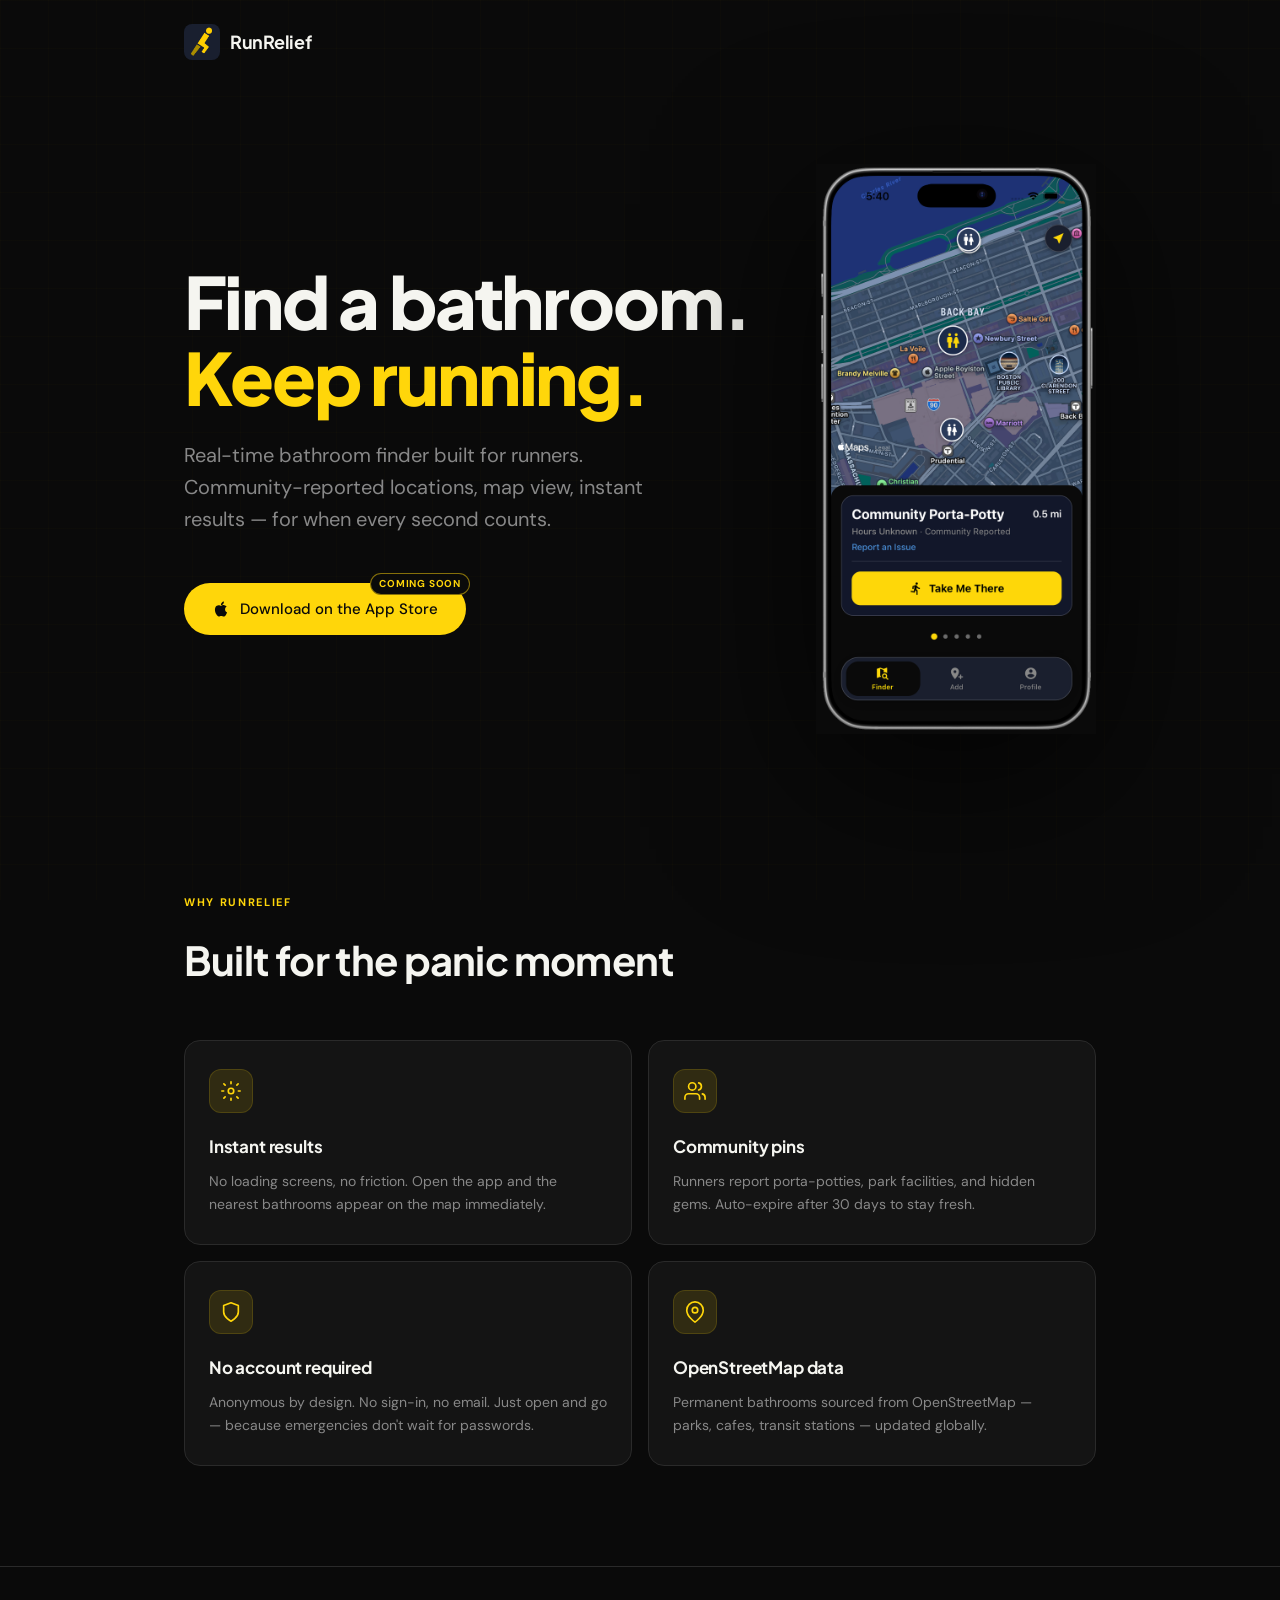
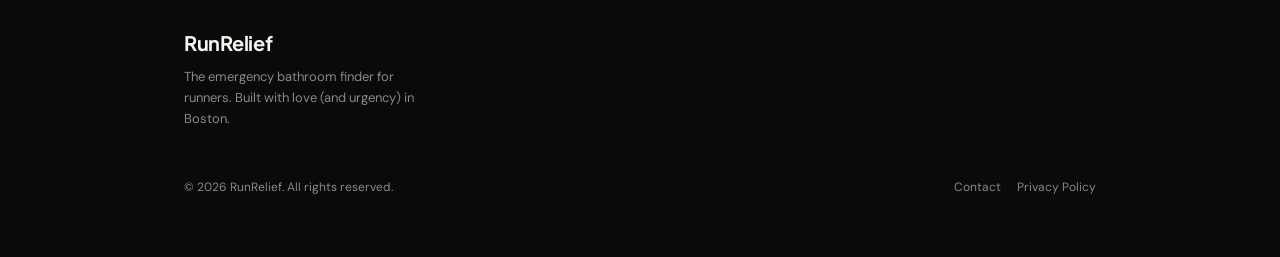
<file: index.html>
<!DOCTYPE html>
<html lang="en">
<head>
  <meta charset="UTF-8" />
  <meta name="viewport" content="width=device-width, initial-scale=1.0" />
  <title>RunRelief — Find a Bathroom. Keep Running.</title>
  <meta name="description" content="RunRelief helps runners find nearby bathrooms mid-run. No more panic. Just run." />
  <link rel="preconnect" href="https://fonts.googleapis.com" />
  <link rel="preconnect" href="https://fonts.gstatic.com" crossorigin />
  <link href="https://fonts.googleapis.com/css2?family=Plus+Jakarta+Sans:wght@600;700;800&family=DM+Sans:ital,opsz,wght@0,9..40,400;0,9..40,500;1,9..40,400&display=swap" rel="stylesheet" />
  <link rel="stylesheet" href="styles.css" />
</head>
<body>

  <!-- NAV -->
  <nav>
    <div class="container">
      <a href="#" class="nav-logo">
        <img src="icon.png" alt="RunRelief" class="app-icon">
        <span class="nav-wordmark">RunRelief</span>
      </a>
    </div>
  </nav>

  <!-- HERO -->
  <section class="hero">
    <div class="container">
      <div class="hero-text">
        <h1>Find a bathroom.<br><span class="accent">Keep running.</span></h1>

        <p class="hero-sub">
          Real-time bathroom finder built for runners. Community-reported locations, map view, instant results — for when every second counts.
        </p>

        <div class="cta-group">
          <a href="#" class="btn-primary" aria-disabled="true">
            <span class="coming-soon-badge">Coming Soon</span>
            <svg width="18" height="18" viewBox="0 0 24 24" fill="currentColor"><path d="M18.71 19.5c-.83 1.24-1.71 2.45-3.05 2.47-1.34.03-1.77-.79-3.29-.79-1.53 0-2 .77-3.27.82-1.31.05-2.3-1.32-3.14-2.53C4.25 17 2.94 12.45 4.7 9.39c.87-1.52 2.43-2.48 4.12-2.51 1.28-.02 2.5.87 3.29.87.78 0 2.26-1.07 3.8-.91.65.03 2.47.26 3.64 1.98-.09.06-2.17 1.28-2.15 3.81.03 3.02 2.65 4.03 2.68 4.04-.03.07-.42 1.44-1.38 2.83M13 3.5c.73-.83 1.94-1.46 2.94-1.5.13 1.17-.34 2.35-1.04 3.19-.69.85-1.83 1.51-2.95 1.42-.15-1.15.41-2.35 1.05-3.11z"/></svg>
            Download on the App Store
          </a>

        </div>
      </div>

      <div class="hero-image">

        <!-- App screenshot -->
        <div class="iphone-frame">
          <img src="screenshot.png" alt="RunRelief app screenshot" class="hero-screenshot">
        </div>

      </div>
    </div>
  </section>

  <!-- FEATURES -->

  <section class="features">
    <div class="container">
      <p class="section-label">Why RunRelief</p>
      <h2 class="section-title">Built for the panic moment</h2>

      <div class="features-grid">
        <div class="feature-card">
          <div class="feature-icon">
            <svg viewBox="0 0 24 24"><circle cx="12" cy="12" r="3"/><path d="M12 2v2M12 20v2M4.22 4.22l1.42 1.42M18.36 18.36l1.42 1.42M2 12h2M20 12h2M4.22 19.78l1.42-1.42M18.36 5.64l1.42-1.42"/></svg>
          </div>
          <h3>Instant results</h3>
          <p>No loading screens, no friction. Open the app and the nearest bathrooms appear on the map immediately.</p>
        </div>
        <div class="feature-card">
          <div class="feature-icon">
            <svg viewBox="0 0 24 24"><path d="M17 21v-2a4 4 0 0 0-4-4H5a4 4 0 0 0-4 4v2"/><circle cx="9" cy="7" r="4"/><path d="M23 21v-2a4 4 0 0 0-3-3.87M16 3.13a4 4 0 0 1 0 7.75"/></svg>
          </div>
          <h3>Community pins</h3>
          <p>Runners report porta-potties, park facilities, and hidden gems. Auto-expire after 30 days to stay fresh.</p>
        </div>
        <div class="feature-card">
          <div class="feature-icon">
            <svg viewBox="0 0 24 24"><path d="M12 22s8-4 8-10V5l-8-3-8 3v7c0 6 8 10 8 10z"/></svg>
          </div>
          <h3>No account required</h3>
          <p>Anonymous by design. No sign-in, no email. Just open and go — because emergencies don't wait for passwords.</p>
        </div>
        <div class="feature-card">
          <div class="feature-icon">
            <svg viewBox="0 0 24 24"><path d="M21 10c0 7-9 13-9 13s-9-6-9-13a9 9 0 0 1 18 0z"/><circle cx="12" cy="10" r="3"/></svg>
          </div>
          <h3>OpenStreetMap data</h3>
          <p>Permanent bathrooms sourced from OpenStreetMap — parks, cafes, transit stations — updated globally.</p>
        </div>
      </div>
    </div>
  </section>

  <hr class="divider" />

  <!-- FOOTER + PRIVACY -->
  <footer>
    <div class="container">

      <div class="footer-top">
        <div class="footer-brand">
          <div class="nav-wordmark">RunRelief</div>
          <p>The emergency bathroom finder for runners. Built with love (and urgency) in Boston.</p>
        </div>
        <div class="footer-links" style="display:none">
          <div class="footer-links-label">Links</div>
          <a href="privacy.html">Privacy Policy</a>
          <a href="mailto:hello@runrelief.app">Contact</a>
        </div>
      </div>

      <!-- Privacy Policy -->

      <div class="footer-bottom">
        <p style="color: var(--text-secondary);">&copy; 2026 RunRelief. All rights reserved.</p>
        <div class="footer-bottom-links">
          <a href="mailto:contact@runrelief.app" style="color: var(--text-secondary);">Contact</a>
          <a href="privacy.html" style="color: var(--text-secondary);">Privacy Policy</a>
        </div>
      </div>

    </div>
  </footer>


</body>
</html>
</file>
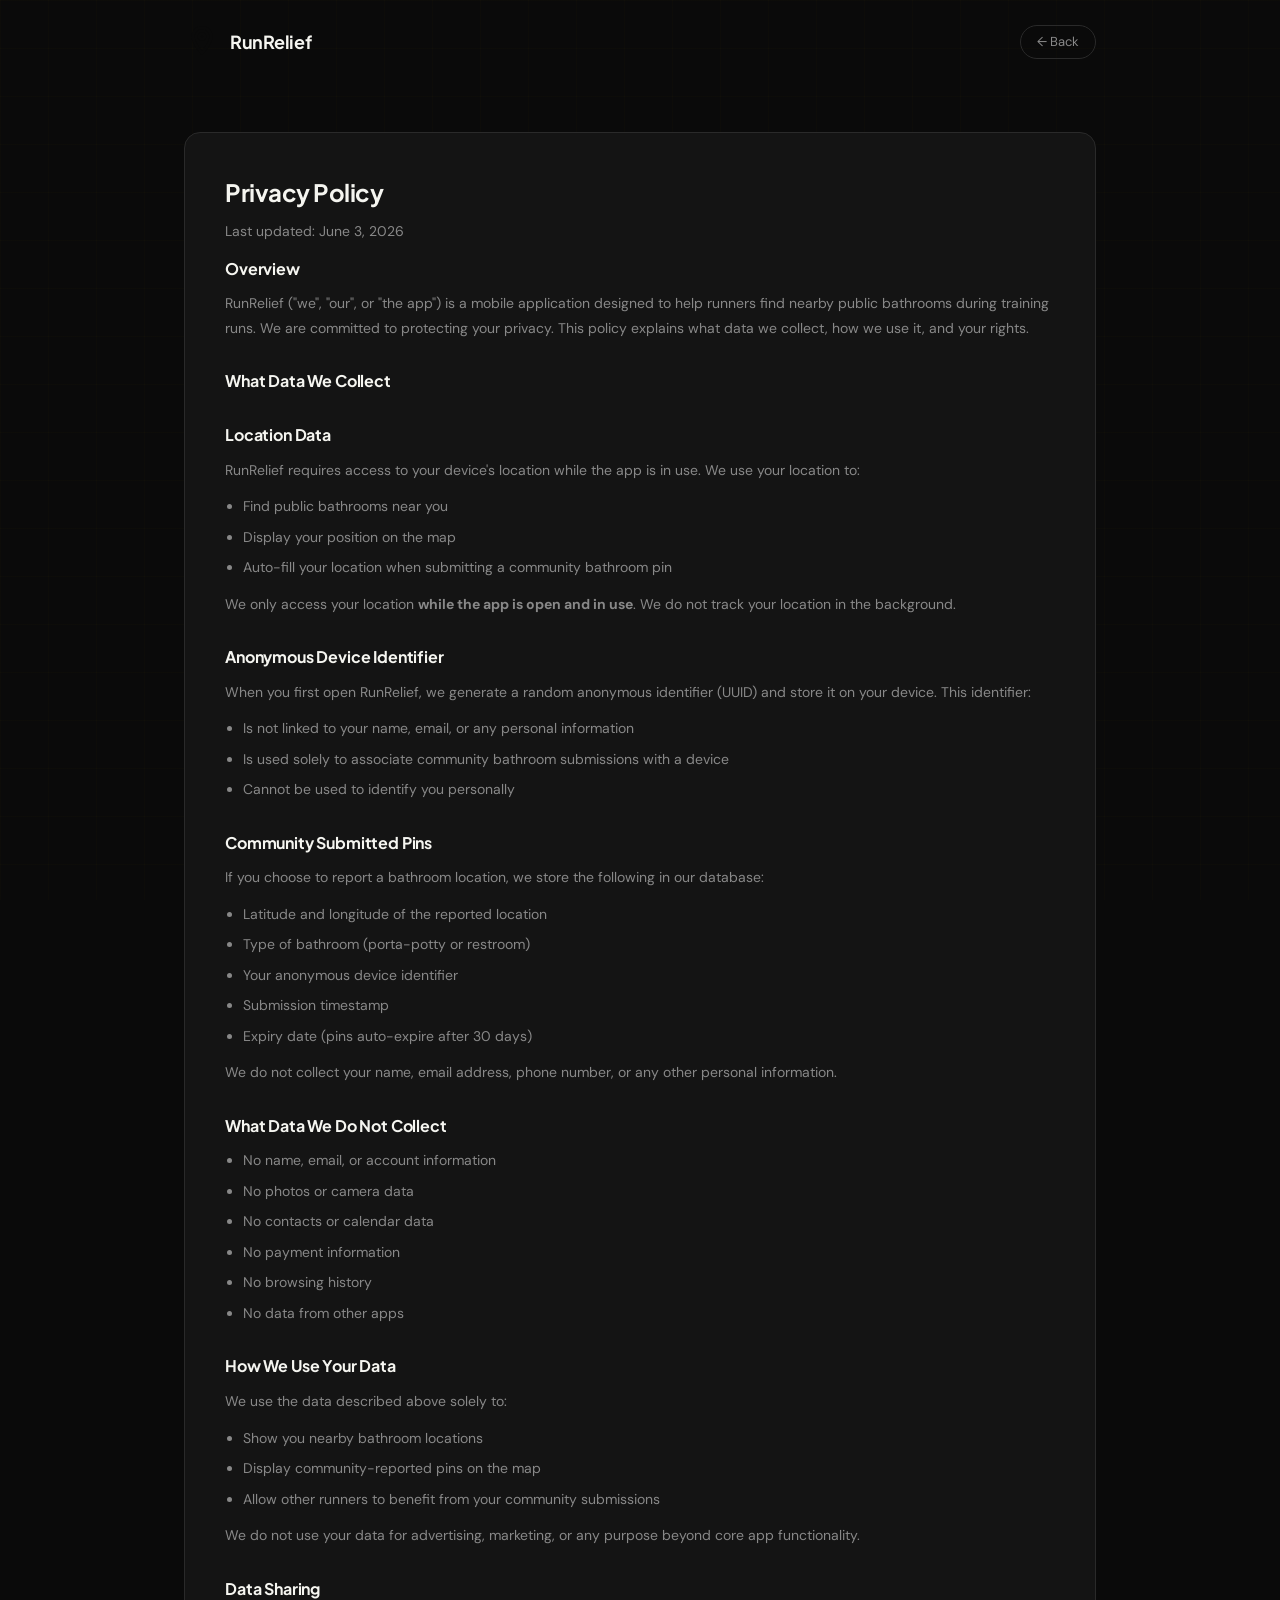
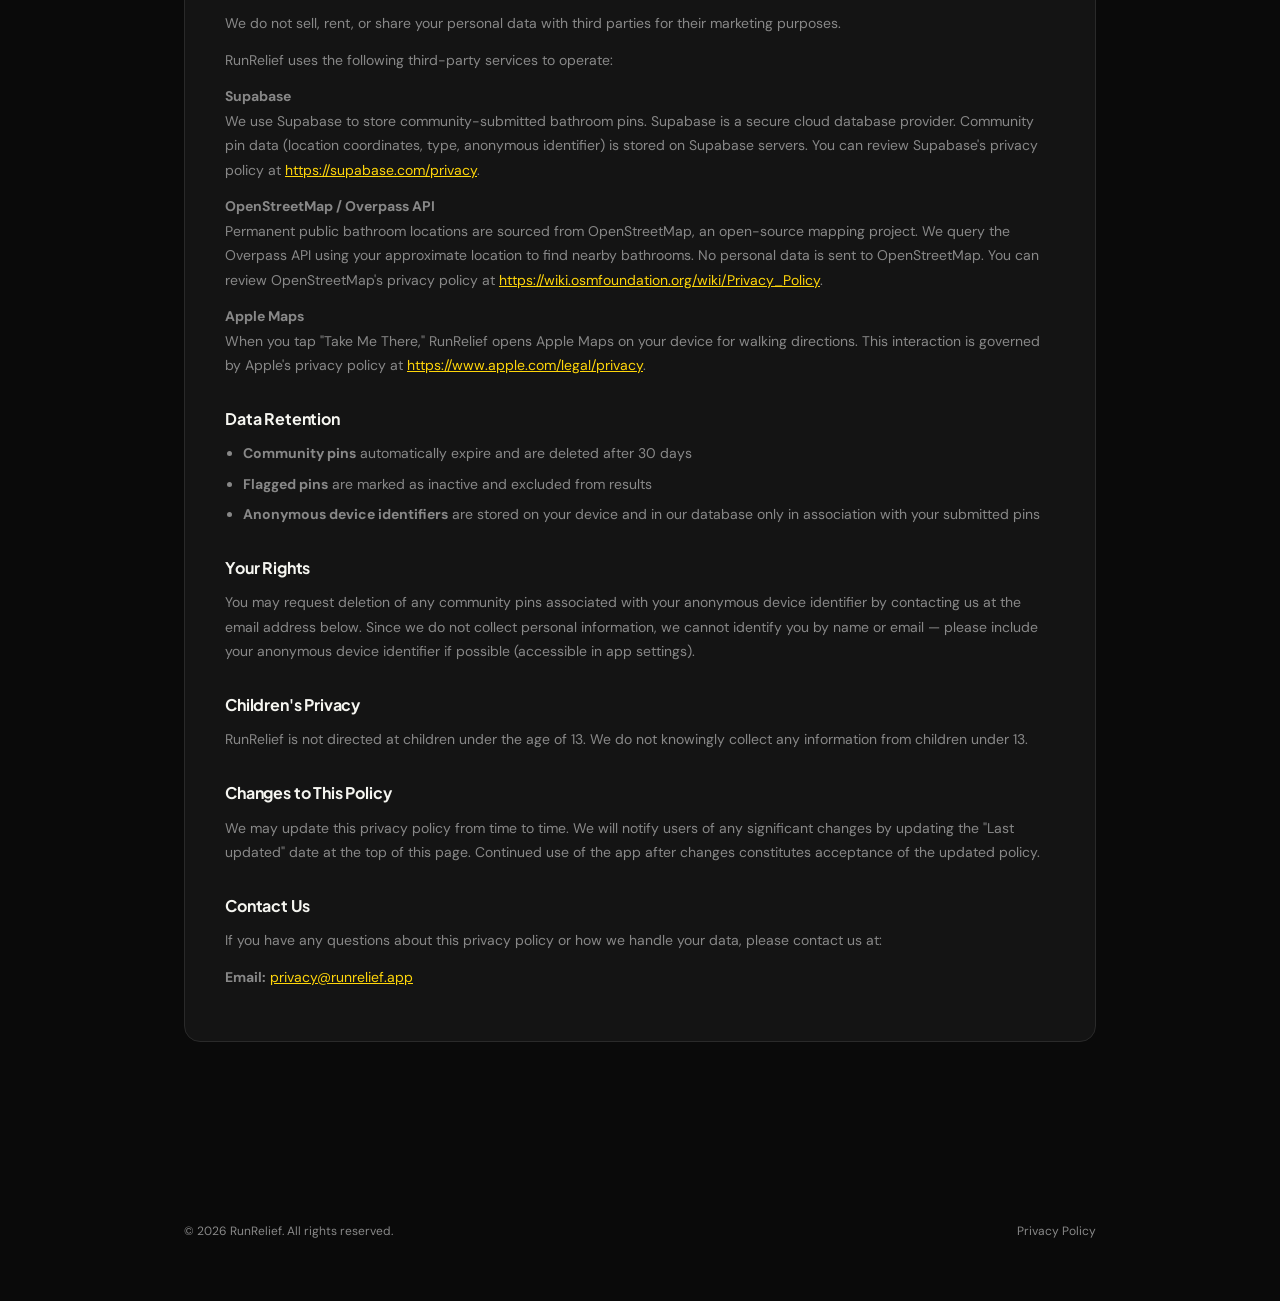
<file: privacy.html>
<!DOCTYPE html>
<html lang="en">
<head>
  <meta charset="UTF-8" />
  <meta name="viewport" content="width=device-width, initial-scale=1.0" />
  <title>Privacy Policy — RunRelief</title>
  <meta name="description" content="RunRelief privacy policy — what data we collect, how we use it, and your rights." />
  <link rel="preconnect" href="https://fonts.googleapis.com" />
  <link rel="preconnect" href="https://fonts.gstatic.com" crossorigin />
  <link href="https://fonts.googleapis.com/css2?family=Plus+Jakarta+Sans:wght@600;700;800&family=DM+Sans:ital,opsz,wght@0,9..40,400;0,9..40,500;1,9..40,400&display=swap" rel="stylesheet" />
  <link rel="stylesheet" href="styles.css" />
</head>
<body>

  <!-- NAV -->
  <nav>
    <div class="container">
      <a href="index.html" class="nav-logo">
        <div class="app-icon">
          <svg viewBox="0 0 20 20" fill="none" stroke="#0A0A0A" stroke-width="1.8" stroke-linecap="round" stroke-linejoin="round">
            <path d="M10 2C7.24 2 5 4.24 5 7c0 3.75 5 9 5 9s5-5.25 5-9c0-2.76-2.24-5-5-5z"/>
            <circle cx="10" cy="7" r="1.5"/>
          </svg>
        </div>
        <span class="nav-wordmark">RunRelief</span>
      </a>
      <a href="index.html" class="nav-pill">← Back</a>
    </div>
  </nav>

  <main class="container" style="padding-top: 48px; padding-bottom: 80px;">
    <div class="privacy-section">
      <h2>Privacy Policy</h2>
      <p class="privacy-meta">Last updated: June 3, 2026</p>

      <h3>Overview</h3>
      <p>RunRelief ("we", "our", or "the app") is a mobile application designed to help runners find nearby public bathrooms during training runs. We are committed to protecting your privacy. This policy explains what data we collect, how we use it, and your rights.</p>

      <h3>What Data We Collect</h3>

      <h3>Location Data</h3>
      <p>RunRelief requires access to your device's location while the app is in use. We use your location to:</p>
      <ul>
        <li>Find public bathrooms near you</li>
        <li>Display your position on the map</li>
        <li>Auto-fill your location when submitting a community bathroom pin</li>
      </ul>
      <p>We only access your location <strong>while the app is open and in use</strong>. We do not track your location in the background.</p>

      <h3>Anonymous Device Identifier</h3>
      <p>When you first open RunRelief, we generate a random anonymous identifier (UUID) and store it on your device. This identifier:</p>
      <ul>
        <li>Is not linked to your name, email, or any personal information</li>
        <li>Is used solely to associate community bathroom submissions with a device</li>
        <li>Cannot be used to identify you personally</li>
      </ul>

      <h3>Community Submitted Pins</h3>
      <p>If you choose to report a bathroom location, we store the following in our database:</p>
      <ul>
        <li>Latitude and longitude of the reported location</li>
        <li>Type of bathroom (porta-potty or restroom)</li>
        <li>Your anonymous device identifier</li>
        <li>Submission timestamp</li>
        <li>Expiry date (pins auto-expire after 30 days)</li>
      </ul>
      <p>We do not collect your name, email address, phone number, or any other personal information.</p>

      <h3>What Data We Do Not Collect</h3>
      <ul>
        <li>No name, email, or account information</li>
        <li>No photos or camera data</li>
        <li>No contacts or calendar data</li>
        <li>No payment information</li>
        <li>No browsing history</li>
        <li>No data from other apps</li>
      </ul>

      <h3>How We Use Your Data</h3>
      <p>We use the data described above solely to:</p>
      <ul>
        <li>Show you nearby bathroom locations</li>
        <li>Display community-reported pins on the map</li>
        <li>Allow other runners to benefit from your community submissions</li>
      </ul>
      <p>We do not use your data for advertising, marketing, or any purpose beyond core app functionality.</p>

      <h3>Data Sharing</h3>
      <p>We do not sell, rent, or share your personal data with third parties for their marketing purposes.</p>
      <p>RunRelief uses the following third-party services to operate:</p>
      <p><strong>Supabase</strong><br>
      We use Supabase to store community-submitted bathroom pins. Supabase is a secure cloud database provider. Community pin data (location coordinates, type, anonymous identifier) is stored on Supabase servers. You can review Supabase's privacy policy at <a href="https://supabase.com/privacy" style="color: var(--yellow);">https://supabase.com/privacy</a>.</p>
      <p><strong>OpenStreetMap / Overpass API</strong><br>
      Permanent public bathroom locations are sourced from OpenStreetMap, an open-source mapping project. We query the Overpass API using your approximate location to find nearby bathrooms. No personal data is sent to OpenStreetMap. You can review OpenStreetMap's privacy policy at <a href="https://wiki.osmfoundation.org/wiki/Privacy_Policy" style="color: var(--yellow);">https://wiki.osmfoundation.org/wiki/Privacy_Policy</a>.</p>
      <p><strong>Apple Maps</strong><br>
      When you tap "Take Me There," RunRelief opens Apple Maps on your device for walking directions. This interaction is governed by Apple's privacy policy at <a href="https://www.apple.com/legal/privacy" style="color: var(--yellow);">https://www.apple.com/legal/privacy</a>.</p>

      <h3>Data Retention</h3>
      <ul>
        <li><strong>Community pins</strong> automatically expire and are deleted after 30 days</li>
        <li><strong>Flagged pins</strong> are marked as inactive and excluded from results</li>
        <li><strong>Anonymous device identifiers</strong> are stored on your device and in our database only in association with your submitted pins</li>
      </ul>

      <h3>Your Rights</h3>
      <p>You may request deletion of any community pins associated with your anonymous device identifier by contacting us at the email address below. Since we do not collect personal information, we cannot identify you by name or email — please include your anonymous device identifier if possible (accessible in app settings).</p>

      <h3>Children's Privacy</h3>
      <p>RunRelief is not directed at children under the age of 13. We do not knowingly collect any information from children under 13.</p>

      <h3>Changes to This Policy</h3>
      <p>We may update this privacy policy from time to time. We will notify users of any significant changes by updating the "Last updated" date at the top of this page. Continued use of the app after changes constitutes acceptance of the updated policy.</p>

      <h3>Contact Us</h3>
      <p>If you have any questions about this privacy policy or how we handle your data, please contact us at:</p>
      <p><strong>Email:</strong> <a href="mailto:privacy@runrelief.app" style="color: var(--yellow);">privacy@runrelief.app</a></p>
    </div>
  </main>

  <footer>
    <div class="container">
      <div class="footer-bottom">
        <p style="color: var(--text-secondary);">&copy; 2026 RunRelief. All rights reserved.</p>
        <p><a href="privacy.html" style="color: var(--text-secondary);">Privacy Policy</a></p>
      </div>
    </div>
  </footer>

</body>
</html>
</file>
<file: styles.css>
*, *::before, *::after { box-sizing: border-box; margin: 0; padding: 0; }

:root {
  --bg: #0A0A0A;
  --surface: #141414;
  --interactive: #1A1A1A;
  --border: #2A2A2A;
  --yellow: #FFD60A;
  --yellow-dim: rgba(255, 214, 10, 0.12);
  --yellow-dim2: rgba(255, 214, 10, 0.06);
  --text-primary: #F5F5F0;
  --text-secondary: #888888;
  --text-muted: #555555;
  --font-display: 'Plus Jakarta Sans', sans-serif;
  --font-body: 'DM Sans', sans-serif;
  --radius: 16px;
  --radius-sm: 10px;
}

html { scroll-behavior: smooth; }

body {
  background: var(--bg);
  color: var(--text-primary);
  font-family: var(--font-body);
  font-size: 16px;
  line-height: 1.6;
  min-height: 100vh;
  overflow-x: hidden;
}

/* ── Grid texture overlay ── */
body::before {
  content: '';
  position: fixed;
  inset: 0;
  background-image:
    linear-gradient(rgba(255,214,10,0.015) 1px, transparent 1px),
    linear-gradient(90deg, rgba(255,214,10,0.015) 1px, transparent 1px);
  background-size: 48px 48px;
  pointer-events: none;
  z-index: 0;
}

.container {
  max-width: 960px;
  margin: 0 auto;
  padding: 0 24px;
  position: relative;
  z-index: 1;
}

/* ── NAV ── */
nav {
  padding: 24px 0;
  position: relative;
  z-index: 1;
}

nav .container {
  display: flex;
  align-items: center;
  justify-content: space-between;
}

.nav-logo {
  display: flex;
  align-items: center;
  gap: 10px;
  text-decoration: none;
}

/* App icon placeholder — replace with <img src="icon.png"> */
.app-icon {
  width: 36px;
  height: 36px;
  border-radius: 8px;
  object-fit: cover;
  flex-shrink: 0;
}

.nav-wordmark {
  font-family: var(--font-display);
  font-weight: 700;
  font-size: 18px;
  color: var(--text-primary);
  letter-spacing: -0.3px;
}

.nav-pill {
  font-size: 13px;
  color: var(--text-secondary);
  border: 1px solid var(--border);
  border-radius: 100px;
  padding: 6px 16px;
  text-decoration: none;
  transition: color 0.2s, border-color 0.2s;
}

.nav-pill:hover { color: var(--yellow); border-color: rgba(255,214,10,0.4); }

/* ── HERO ── */
.hero {
  padding: 80px 0 60px;
  position: relative;
  z-index: 1;
}

.hero .container {
  display: flex;
  align-items: center;
  justify-content: space-between;
  gap: 48px;
}

.hero-text {
  flex: 1;
  text-align: left;
}

.hero-image {
  width: 280px;
  flex-shrink: 0;
}

h1 {
  font-family: var(--font-display);
  font-weight: 800;
  font-size: clamp(40px, 7vw, 72px);
  line-height: 1.05;
  letter-spacing: -0.03em;
  color: var(--text-primary);
  margin-bottom: 24px;
}

h1 .accent { color: var(--yellow); }

.hero-sub {
  font-size: clamp(16px, 2.5vw, 20px);
  color: var(--text-secondary);
  max-width: 480px;
  margin: 0 0 48px;
  font-weight: 400;
}

/* ── CTA BUTTONS ── */
.cta-group {
  display: flex;
  align-items: center;
  justify-content: flex-start;
  gap: 16px;
  flex-wrap: wrap;
  margin-bottom: 0;
}

.btn-primary {
  display: inline-flex;
  align-items: center;
  gap: 10px;
  background: var(--yellow);
  color: #0A0A0A;
  font-family: var(--font-body);
  font-size: 15px;
  font-weight: 500;
  padding: 14px 28px;
  border-radius: 100px;
  border: none;
  cursor: not-allowed;
  text-decoration: none;
  transition: transform 0.15s, box-shadow 0.15s;
  position: relative;
}

.btn-primary .coming-soon-badge {
  position: absolute;
  top: -10px;
  right: -4px;
  font-size: 10px;
  font-weight: 700;
  letter-spacing: 0.08em;
  text-transform: uppercase;
  background: #0A0A0A;
  color: var(--yellow);
  border: 1px solid rgba(255,214,10,0.5);
  border-radius: 100px;
  padding: 2px 8px;
  white-space: nowrap;
}

.btn-primary:hover {
  transform: translateY(-1px);
  box-shadow: 0 8px 24px rgba(255,214,10,0.25);
}

.btn-secondary {
  display: inline-flex;
  align-items: center;
  gap: 8px;
  background: transparent;
  color: var(--text-secondary);
  font-family: var(--font-body);
  font-size: 14px;
  padding: 13px 20px;
  border-radius: 100px;
  border: 1px solid var(--border);
  cursor: pointer;
  text-decoration: none;
  transition: color 0.2s, border-color 0.2s;
}

.btn-secondary:hover { color: var(--text-primary); border-color: #444; }

/* ── APP SCREENSHOT ── */

/* iPhone frame */
.iphone-frame {
  position: relative;
  width: 100%;
  flex-shrink: 0;
}

.hero-screenshot {
  width: 100%;
  height: auto;
  display: block;
  filter: drop-shadow(0 40px 80px rgba(0,0,0,0.7));
}

/* Screenshot placeholder — remove when real image added */
.screenshot-placeholder {
  width: 100%;
  height: 100%;
  background: linear-gradient(160deg, #141414 0%, #0F0F0F 100%);
  display: flex;
  flex-direction: column;
  align-items: center;
  justify-content: center;
  gap: 12px;
  padding: 24px;
}

.screenshot-placeholder .ph-icon {
  width: 48px;
  height: 48px;
  border-radius: 12px;
  background: var(--yellow);
  display: flex;
  align-items: center;
  justify-content: center;
}

.screenshot-placeholder p {
  font-size: 11px;
  color: #444;
  text-align: center;
  line-height: 1.5;
}

/* QR card */
.qr-card {
  display: flex;
  flex-direction: column;
  align-items: center;
  gap: 16px;
  background: var(--surface);
  border: 1px solid var(--border);
  border-radius: var(--radius);
  padding: 28px 24px;
  text-align: center;
  align-self: center;
}

.qr-box {
  width: 140px;
  height: 140px;
  background: white;
  border-radius: 10px;
  display: flex;
  align-items: center;
  justify-content: center;
  position: relative;
  overflow: hidden;
}

/* QR placeholder pattern */
.qr-placeholder {
  width: 100%;
  height: 100%;
  padding: 14px;
}

.qr-placeholder svg {
  width: 100%;
  height: 100%;
}

.qr-label {
  font-size: 13px;
  color: var(--text-secondary);
  max-width: 140px;
  line-height: 1.5;
}

.qr-label strong {
  display: block;
  font-size: 14px;
  color: var(--text-primary);
  font-weight: 500;
  margin-bottom: 4px;
}

/* ── FEATURES ── */
.features {
  padding: 100px 0;
  position: relative;
  z-index: 1;
}

.section-label {
  font-size: 11px;
  font-weight: 700;
  letter-spacing: 0.15em;
  text-transform: uppercase;
  color: var(--yellow);
  margin-bottom: 16px;
}

.section-title {
  font-family: var(--font-display);
  font-weight: 700;
  font-size: clamp(26px, 4vw, 40px);
  letter-spacing: -0.02em;
  color: var(--text-primary);
  margin-bottom: 48px;
}

.features-grid {
  display: grid;
  grid-template-columns: repeat(2, 1fr);
  gap: 16px;
}

.feature-card {
  background: var(--surface);
  border: 1px solid var(--border);
  border-radius: var(--radius);
  padding: 28px 24px;
}

.feature-icon {
  width: 44px;
  height: 44px;
  border-radius: 12px;
  background: var(--yellow-dim);
  border: 1px solid rgba(255,214,10,0.15);
  display: flex;
  align-items: center;
  justify-content: center;
  margin-bottom: 20px;
}

.feature-icon svg { width: 22px; height: 22px; stroke: var(--yellow); fill: none; stroke-width: 1.8; stroke-linecap: round; stroke-linejoin: round; }

.feature-card h3 {
  font-family: var(--font-display);
  font-weight: 700;
  font-size: 17px;
  color: var(--text-primary);
  margin-bottom: 10px;
  letter-spacing: -0.01em;
}

.feature-card p {
  font-size: 14px;
  color: var(--text-secondary);
  line-height: 1.65;
}

/* ── DIVIDER ── */
.divider {
  border: none;
  border-top: 1px solid var(--border);
  margin: 0;
  position: relative;
  z-index: 1;
}

/* ── FOOTER / PRIVACY ── */
footer {
  padding: 60px 0;
  position: relative;
  z-index: 1;
}

.footer-top {
  display: flex;
  align-items: flex-start;
  justify-content: space-between;
  gap: 32px;
  flex-wrap: wrap;
  margin-bottom: 48px;
}

.footer-brand .nav-wordmark { font-size: 20px; margin-bottom: 8px; }
.footer-brand p { font-size: 13px; color: var(--text-secondary); max-width: 260px; }

.footer-links {
  display: flex;
  flex-direction: column;
  gap: 10px;
}

.footer-links-label {
  font-size: 11px;
  font-weight: 700;
  letter-spacing: 0.12em;
  text-transform: uppercase;
  color: var(--text-muted);
  margin-bottom: 4px;
}

.footer-links a {
  font-size: 14px;
  color: var(--text-secondary);
  text-decoration: none;
  transition: color 0.2s;
}

.footer-links a:hover { color: var(--yellow); }

/* Privacy Policy section */
.privacy-section {
  background: var(--surface);
  border: 1px solid var(--border);
  border-radius: var(--radius);
  padding: 40px;
  scroll-margin-top: 80px;
}

.privacy-section h2 {
  font-family: var(--font-display);
  font-weight: 700;
  font-size: 24px;
  color: var(--text-primary);
  margin-bottom: 8px;
  letter-spacing: -0.02em;
}

.privacy-meta {
  font-size: 13px;
  color: var(--text-muted);
  margin-bottom: 32px;
}

.privacy-section h3 {
  font-family: var(--font-display);
  font-weight: 700;
  font-size: 16px;
  color: var(--text-primary);
  margin: 28px 0 10px;
  letter-spacing: -0.01em;
}

.privacy-section h3:first-of-type { margin-top: 0; }

.privacy-section p {
  font-size: 14px;
  color: var(--text-secondary);
  line-height: 1.75;
  margin-bottom: 12px;
}

.privacy-section ul {
  margin: 8px 0 12px 18px;
}

.privacy-section ul li {
  font-size: 14px;
  color: var(--text-secondary);
  line-height: 1.75;
  margin-bottom: 6px;
}

.footer-bottom {
  margin-top: 40px;
  display: flex;
  align-items: center;
  justify-content: space-between;
  gap: 16px;
  flex-wrap: wrap;
}

.footer-bottom p {
  font-size: 12px;
  color: var(--text-muted);
}

.footer-bottom-links {
  display: flex;
  align-items: center;
  gap: 16px;
  font-size: 12px;
}

.footer-bottom a {
  color: var(--text-muted);
  text-decoration: none;
  transition: color 0.2s;
}

.footer-bottom a:hover { color: var(--yellow); }

/* ── QR modal ── */
.qr-modal-overlay {
  display: none;
  position: fixed;
  inset: 0;
  background: rgba(0,0,0,0.85);
  z-index: 100;
  align-items: center;
  justify-content: center;
}

.qr-modal-overlay.open { display: flex; }

.qr-modal {
  background: var(--surface);
  border: 1px solid var(--border);
  border-radius: 24px;
  padding: 40px;
  text-align: center;
  max-width: 320px;
  width: 90%;
}

.qr-modal h2 {
  font-family: var(--font-display);
  font-weight: 700;
  font-size: 22px;
  margin-bottom: 8px;
  color: var(--text-primary);
}

.qr-modal p { font-size: 14px; color: var(--text-secondary); margin-bottom: 24px; }

.qr-modal .qr-box { margin: 0 auto 24px; }

.qr-modal-close {
  font-size: 13px;
  color: var(--text-muted);
  background: none;
  border: none;
  cursor: pointer;
  font-family: var(--font-body);
  padding: 4px 8px;
  transition: color 0.2s;
}

.qr-modal-close:hover { color: var(--text-secondary); }

/* ── Responsive ── */
@media (max-width: 768px) {
  .hero { padding: 56px 0 40px; }
  .hero .container { flex-direction: column; align-items: center; }
  .hero-text { text-align: center; }
  .hero-sub { margin: 0 auto 48px; }
  .cta-group { justify-content: center; flex-direction: column; align-items: center; }
  .hero-image { width: 240px; }
  .qr-card { width: 100%; max-width: 280px; }
  .privacy-section { padding: 24px; }
  .footer-top { flex-direction: column; }
  .features-grid { grid-template-columns: 1fr; }
}
</file>
